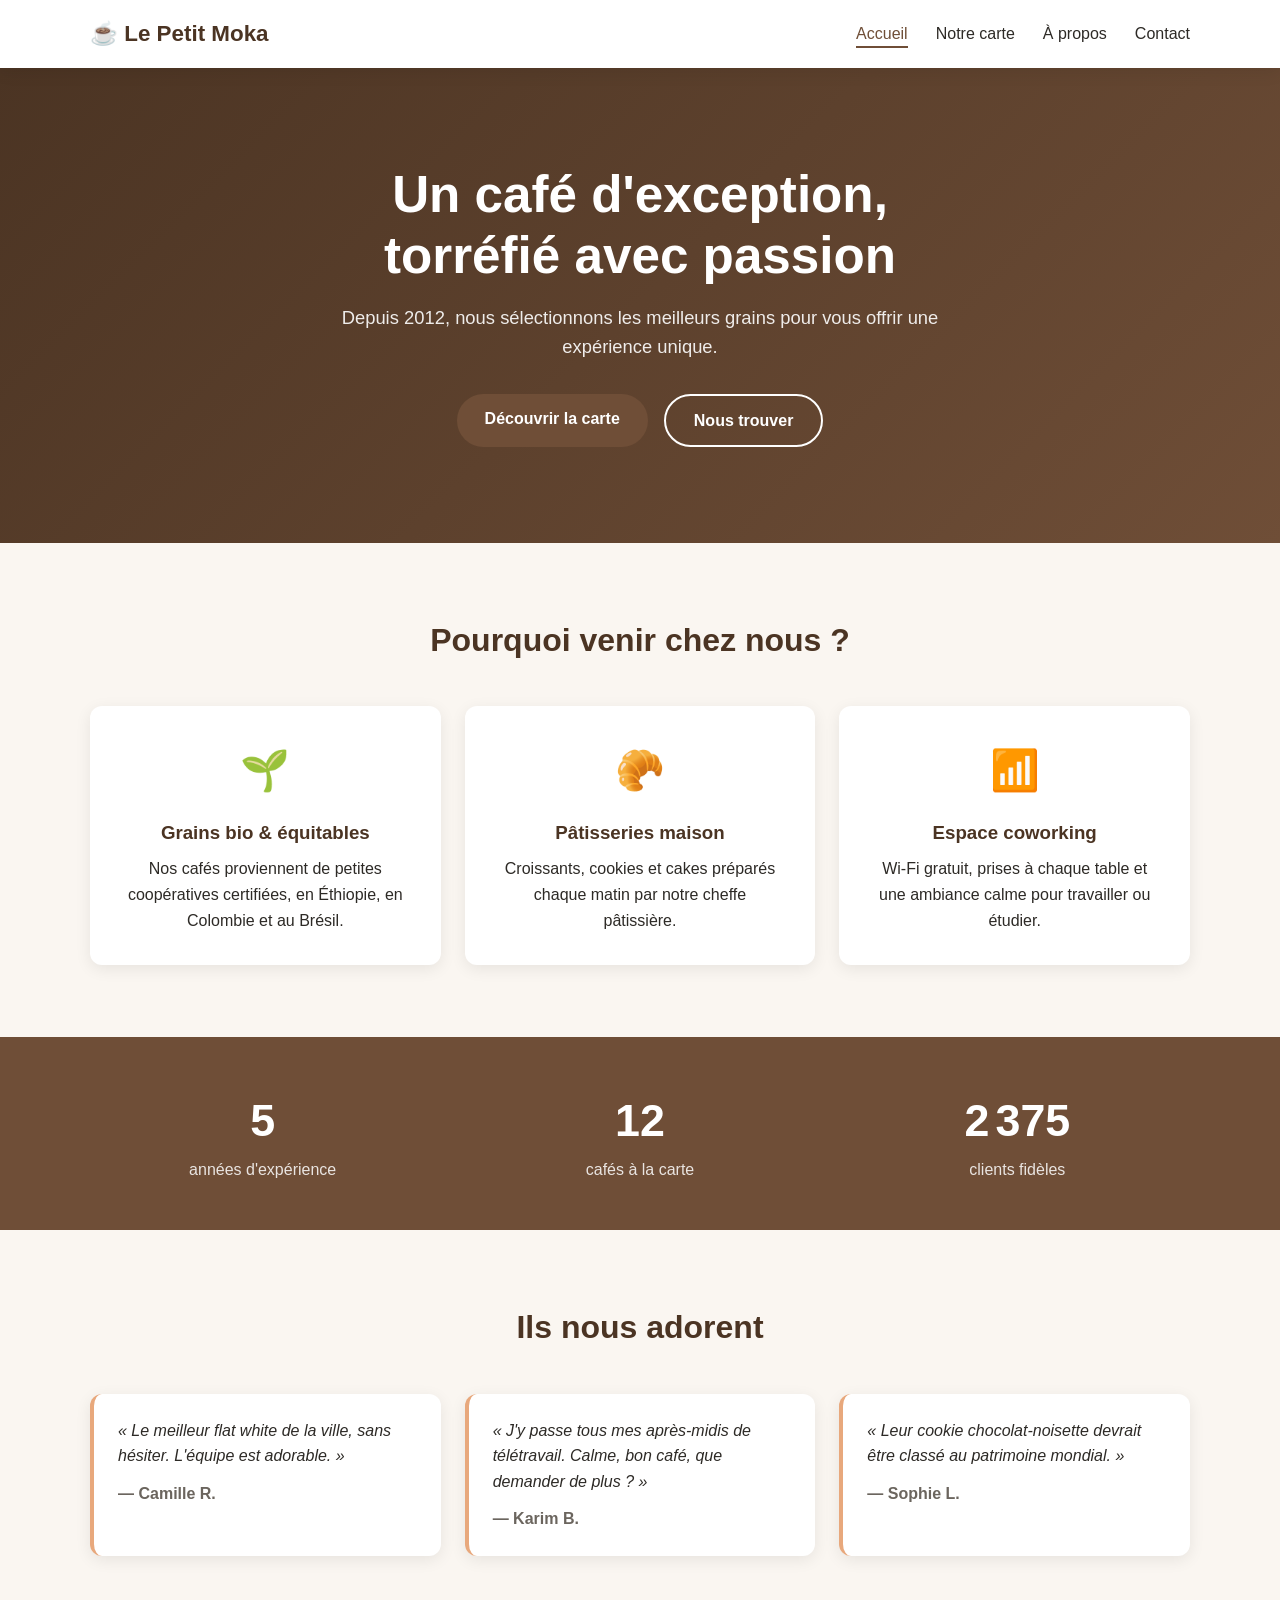
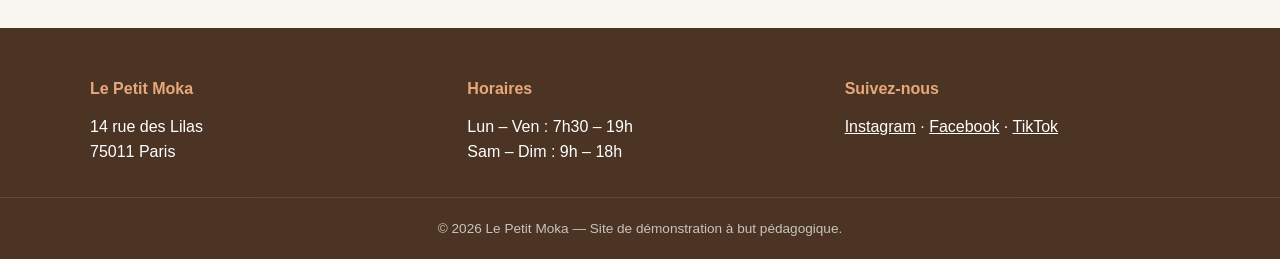
<file: index.html>
<!DOCTYPE html>
<html lang="fr">
<head>
    <meta charset="UTF-8">
    <meta name="viewport" content="width=device-width, initial-scale=1.0">
    <meta name="description" content="Le Petit Moka — café artisanal au cœur de la ville. Découvrez nos cafés de spécialité et pâtisseries maison.">
    <title>Le Petit Moka — Café artisanal</title>
    <link rel="stylesheet" href="css/style.css">
</head>
<body>

    <!-- ===== EN-TÊTE ET NAVIGATION ===== -->
    <header class="site-header">
        <div class="container header-inner">
            <a href="index.html" class="logo">☕ Le Petit Moka</a>

            <!-- Bouton burger (visible uniquement sur mobile) -->
            <button class="burger" id="burger-btn" aria-label="Ouvrir le menu" aria-expanded="false">
                <span></span>
                <span></span>
                <span></span>
            </button>

            <nav class="main-nav" id="main-nav">
                <ul>
                    <li><a href="index.html" class="active">Accueil</a></li>
                    <li><a href="menu.html">Notre carte</a></li>
                    <li><a href="apropos.html">À propos</a></li>
                    <li><a href="contact.html">Contact</a></li>
                </ul>
            </nav>
        </div>
    </header>

    <!-- ===== SECTION HÉRO ===== -->
    <section class="hero">
        <div class="container">
            <h1>Un café d'exception,<br>torréfié avec passion</h1>
            <p class="hero-subtitle">Depuis 2012, nous sélectionnons les meilleurs grains pour vous offrir une expérience unique.</p>
            <div class="hero-actions">
                <a href="menu.html" class="btn btn-primary">Découvrir la carte</a>
                <a href="contact.html" class="btn btn-secondary">Nous trouver</a>
            </div>
        </div>
    </section>

    <!-- ===== POINTS FORTS ===== -->
    <section class="features">
        <div class="container">
            <h2 class="section-title">Pourquoi venir chez nous ?</h2>
            <div class="features-grid">
                <article class="feature-card">
                    <div class="feature-icon">🌱</div>
                    <h3>Grains bio &amp; équitables</h3>
                    <p>Nos cafés proviennent de petites coopératives certifiées, en Éthiopie, en Colombie et au Brésil.</p>
                </article>
                <article class="feature-card">
                    <div class="feature-icon">🥐</div>
                    <h3>Pâtisseries maison</h3>
                    <p>Croissants, cookies et cakes préparés chaque matin par notre cheffe pâtissière.</p>
                </article>
                <article class="feature-card">
                    <div class="feature-icon">📶</div>
                    <h3>Espace coworking</h3>
                    <p>Wi-Fi gratuit, prises à chaque table et une ambiance calme pour travailler ou étudier.</p>
                </article>
            </div>
        </div>
    </section>

    <!-- ===== CHIFFRES CLÉS ===== -->
    <section class="stats">
        <div class="container stats-grid">
            <div class="stat">
                <span class="stat-number" data-target="12">0</span>
                <span class="stat-label">années d'expérience</span>
            </div>
            <div class="stat">
                <span class="stat-number" data-target="25">0</span>
                <span class="stat-label">cafés à la carte</span>
            </div>
            <div class="stat">
                <span class="stat-number" data-target="4800">0</span>
                <span class="stat-label">clients fidèles</span>
            </div>
        </div>
    </section>

    <!-- ===== TÉMOIGNAGES ===== -->
    <section class="testimonials">
        <div class="container">
            <h2 class="section-title">Ils nous adorent</h2>
            <div class="testimonials-grid">
                <blockquote class="testimonial">
                    <p>« Le meilleur flat white de la ville, sans hésiter. L'équipe est adorable. »</p>
                    <footer>— Camille R.</footer>
                </blockquote>
                <blockquote class="testimonial">
                    <p>« J'y passe tous mes après-midis de télétravail. Calme, bon café, que demander de plus ? »</p>
                    <footer>— Karim B.</footer>
                </blockquote>
                <blockquote class="testimonial">
                    <p>« Leur cookie chocolat-noisette devrait être classé au patrimoine mondial. »</p>
                    <footer>— Sophie L.</footer>
                </blockquote>
            </div>
        </div>
    </section>

    <!-- ===== PIED DE PAGE ===== -->
    <footer class="site-footer">
        <div class="container footer-grid">
            <div>
                <h4>Le Petit Moka</h4>
                <p>14 rue des Lilas<br>75011 Paris</p>
            </div>
            <div>
                <h4>Horaires</h4>
                <p>Lun – Ven : 7h30 – 19h<br>Sam – Dim : 9h – 18h</p>
            </div>
            <div>
                <h4>Suivez-nous</h4>
                <p>
                    <a href="#">Instagram</a> ·
                    <a href="#">Facebook</a> ·
                    <a href="#">TikTok</a>
                </p>
            </div>
        </div>
        <div class="footer-bottom">
            <p>&copy; 2026 Le Petit Moka — Site de démonstration à but pédagogique.</p>
        </div>
    </footer>

    <script src="js/script.js"></script>
</body>
</html>
</file>
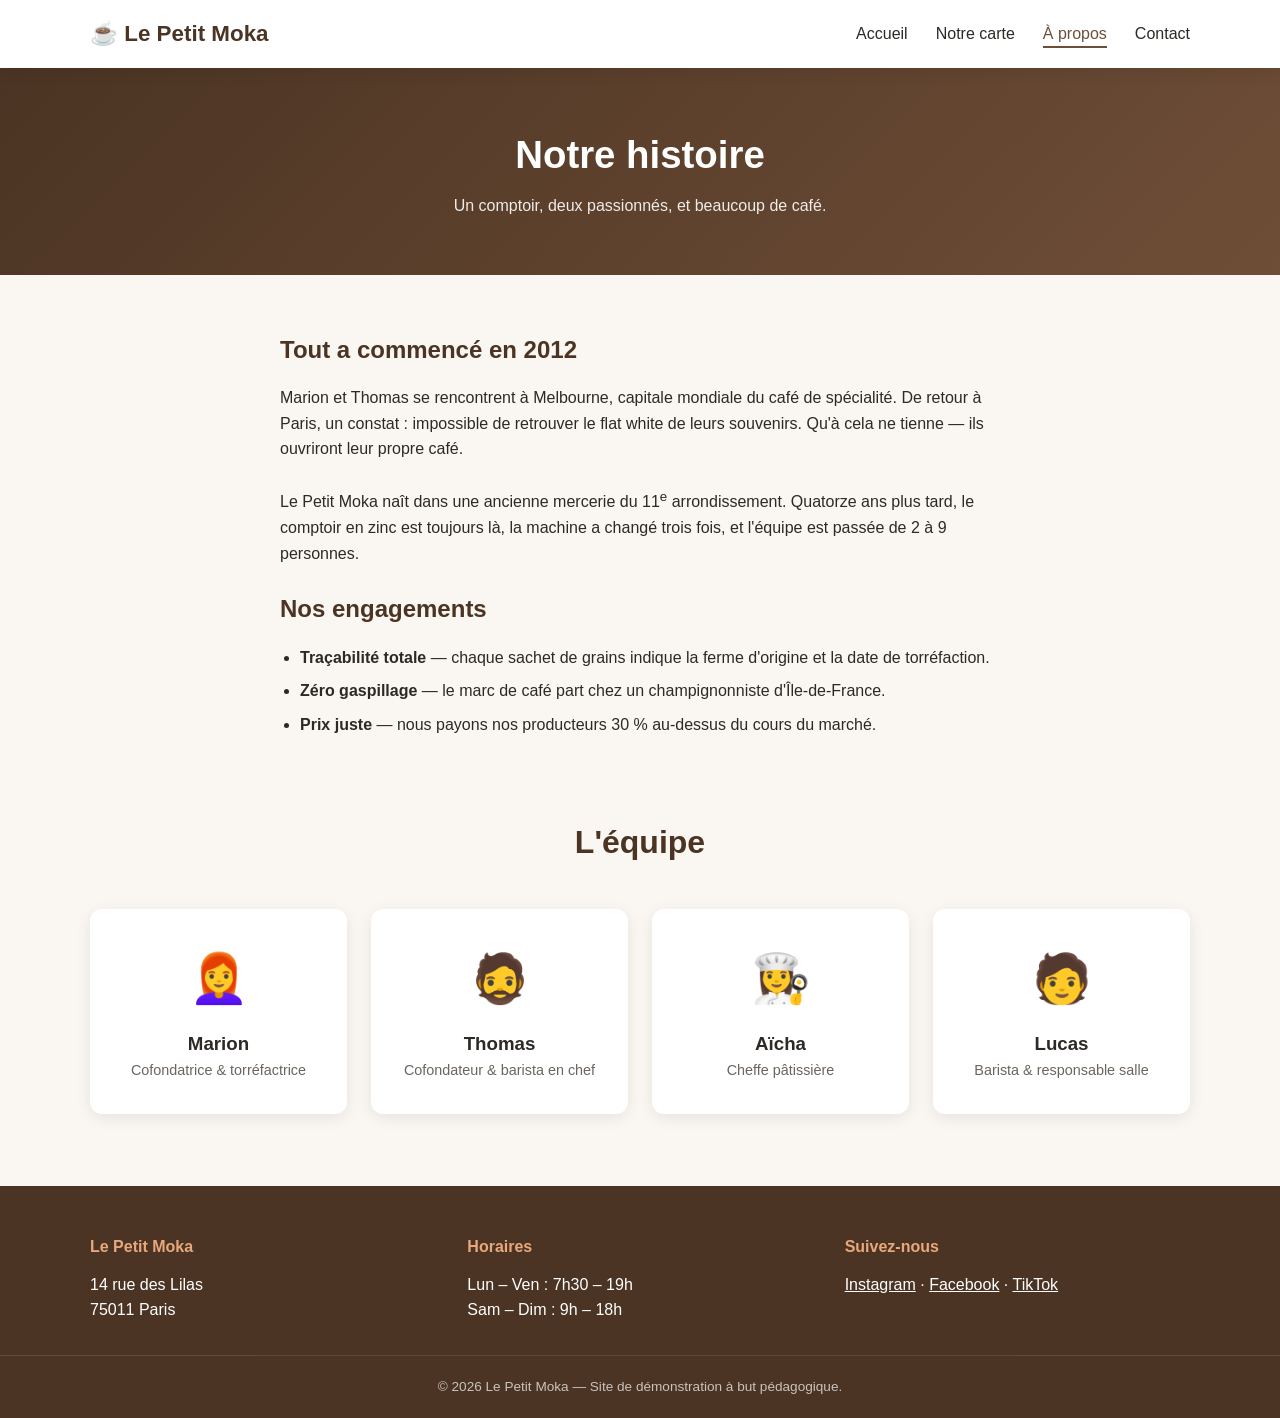
<file: apropos.html>
<!DOCTYPE html>
<html lang="fr">
<head>
    <meta charset="UTF-8">
    <meta name="viewport" content="width=device-width, initial-scale=1.0">
    <meta name="description" content="L'histoire du Petit Moka et l'équipe qui fait vivre le café depuis 2012.">
    <title>À propos — Le Petit Moka</title>
    <link rel="stylesheet" href="css/style.css">
</head>
<body>

    <header class="site-header">
        <div class="container header-inner">
            <a href="index.html" class="logo">☕ Le Petit Moka</a>
            <button class="burger" id="burger-btn" aria-label="Ouvrir le menu" aria-expanded="false">
                <span></span><span></span><span></span>
            </button>
            <nav class="main-nav" id="main-nav">
                <ul>
                    <li><a href="index.html">Accueil</a></li>
                    <li><a href="menu.html">Notre carte</a></li>
                    <li><a href="apropos.html" class="active">À propos</a></li>
                    <li><a href="contact.html">Contact</a></li>
                </ul>
            </nav>
        </div>
    </header>

    <section class="page-header">
        <div class="container">
            <h1>Notre histoire</h1>
            <p>Un comptoir, deux passionnés, et beaucoup de café.</p>
        </div>
    </section>

    <section class="story">
        <div class="container story-content">
            <h2>Tout a commencé en 2012</h2>
            <p>
                Marion et Thomas se rencontrent à Melbourne, capitale mondiale du café de spécialité.
                De retour à Paris, un constat : impossible de retrouver le flat white de leurs souvenirs.
                Qu'à cela ne tienne — ils ouvriront leur propre café.
            </p>
            <p>
                Le Petit Moka naît dans une ancienne mercerie du 11<sup>e</sup> arrondissement.
                Quatorze ans plus tard, le comptoir en zinc est toujours là, la machine a changé trois fois,
                et l'équipe est passée de 2 à 9 personnes.
            </p>

            <h2>Nos engagements</h2>
            <ul class="commitments">
                <li><strong>Traçabilité totale</strong> — chaque sachet de grains indique la ferme d'origine et la date de torréfaction.</li>
                <li><strong>Zéro gaspillage</strong> — le marc de café part chez un champignonniste d'Île-de-France.</li>
                <li><strong>Prix juste</strong> — nous payons nos producteurs 30 % au-dessus du cours du marché.</li>
            </ul>
        </div>
    </section>

    <section class="team">
        <div class="container">
            <h2 class="section-title">L'équipe</h2>
            <div class="team-grid">
                <article class="team-card">
                    <div class="team-avatar">👩‍🦰</div>
                    <h3>Marion</h3>
                    <p class="team-role">Cofondatrice &amp; torréfactrice</p>
                </article>
                <article class="team-card">
                    <div class="team-avatar">🧔</div>
                    <h3>Thomas</h3>
                    <p class="team-role">Cofondateur &amp; barista en chef</p>
                </article>
                <article class="team-card">
                    <div class="team-avatar">👩‍🍳</div>
                    <h3>Aïcha</h3>
                    <p class="team-role">Cheffe pâtissière</p>
                </article>
                <article class="team-card">
                    <div class="team-avatar">🧑</div>
                    <h3>Lucas</h3>
                    <p class="team-role">Barista &amp; responsable salle</p>
                </article>
            </div>
        </div>
    </section>

    <footer class="site-footer">
        <div class="container footer-grid">
            <div>
                <h4>Le Petit Moka</h4>
                <p>14 rue des Lilas<br>75011 Paris</p>
            </div>
            <div>
                <h4>Horaires</h4>
                <p>Lun – Ven : 7h30 – 19h<br>Sam – Dim : 9h – 18h</p>
            </div>
            <div>
                <h4>Suivez-nous</h4>
                <p>
                    <a href="#">Instagram</a> ·
                    <a href="#">Facebook</a> ·
                    <a href="#">TikTok</a>
                </p>
            </div>
        </div>
        <div class="footer-bottom">
            <p>&copy; 2026 Le Petit Moka — Site de démonstration à but pédagogique.</p>
        </div>
    </footer>

    <script src="js/script.js"></script>
</body>
</html>
</file>
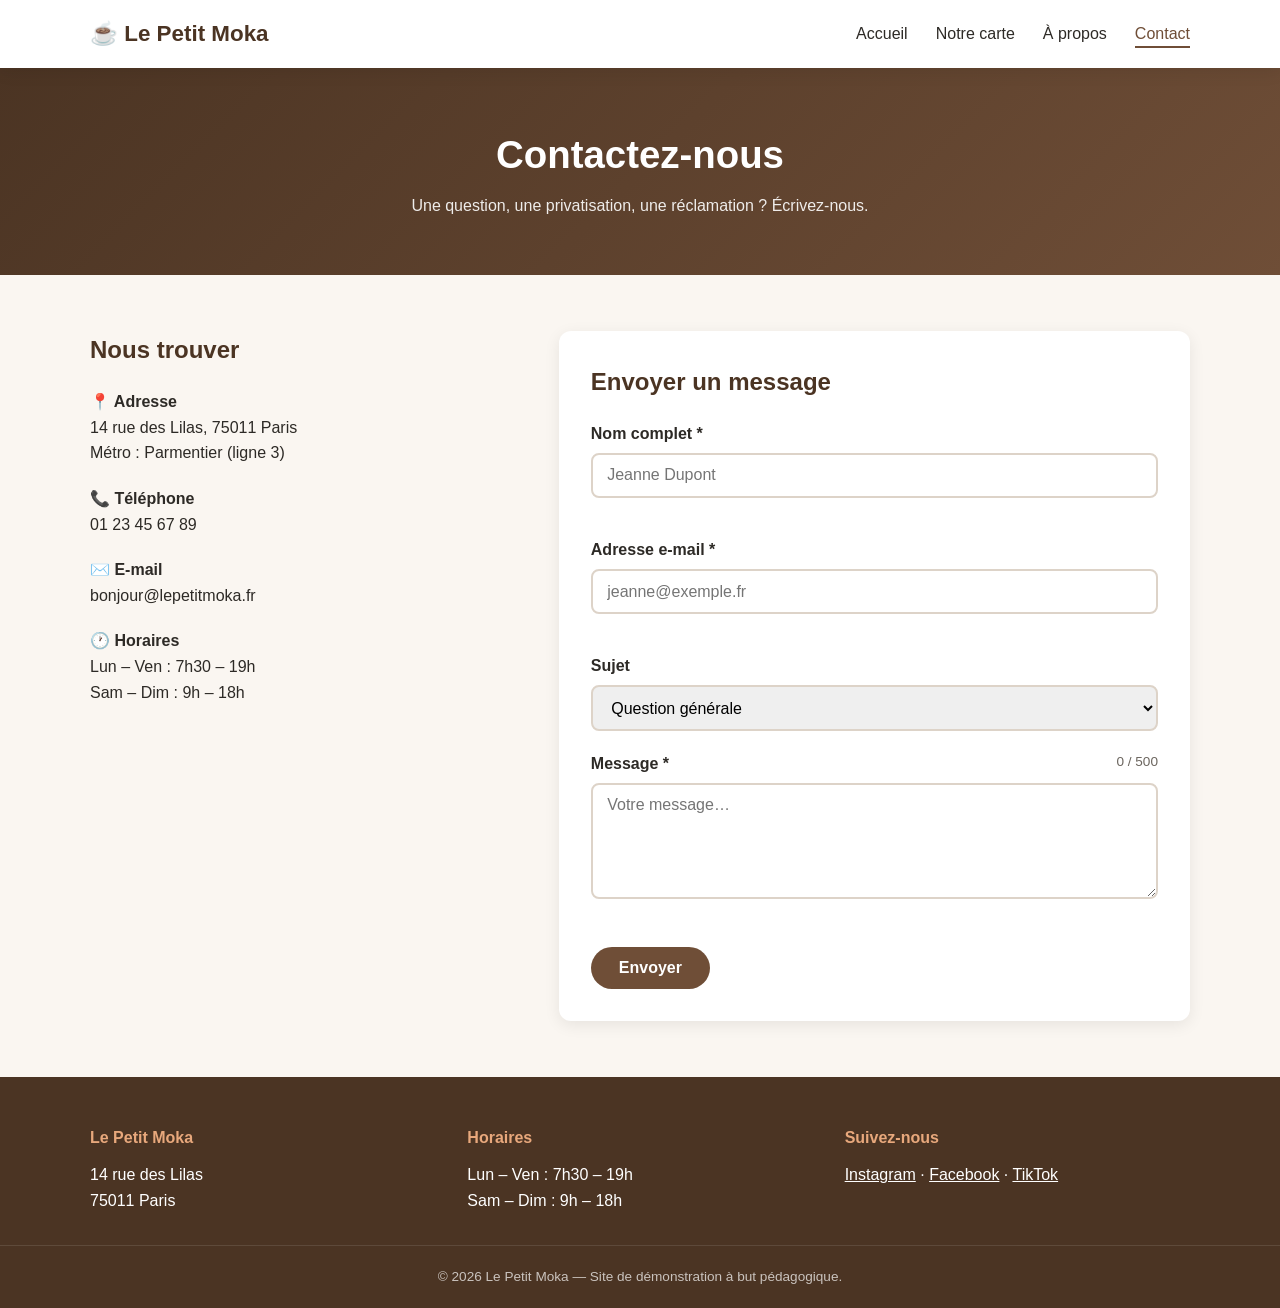
<file: contact.html>
<!DOCTYPE html>
<html lang="fr">
<head>
    <meta charset="UTF-8">
    <meta name="viewport" content="width=device-width, initial-scale=1.0">
    <meta name="description" content="Contactez Le Petit Moka : adresse, horaires et formulaire de contact.">
    <title>Contact — Le Petit Moka</title>
    <link rel="stylesheet" href="css/style.css">
</head>
<body>

    <header class="site-header">
        <div class="container header-inner">
            <a href="index.html" class="logo">☕ Le Petit Moka</a>
            <button class="burger" id="burger-btn" aria-label="Ouvrir le menu" aria-expanded="false">
                <span></span><span></span><span></span>
            </button>
            <nav class="main-nav" id="main-nav">
                <ul>
                    <li><a href="index.html">Accueil</a></li>
                    <li><a href="menu.html">Notre carte</a></li>
                    <li><a href="apropos.html">À propos</a></li>
                    <li><a href="contact.html" class="active">Contact</a></li>
                </ul>
            </nav>
        </div>
    </header>

    <section class="page-header">
        <div class="container">
            <h1>Contactez-nous</h1>
            <p>Une question, une privatisation, une réclamation ? Écrivez-nous.</p>
        </div>
    </section>

    <section class="contact-section">
        <div class="container contact-grid">

            <!-- Coordonnées -->
            <div class="contact-info">
                <h2>Nous trouver</h2>
                <p>
                    <strong>📍 Adresse</strong><br>
                    14 rue des Lilas, 75011 Paris<br>
                    Métro : Parmentier (ligne 3)
                </p>
                <p>
                    <strong>📞 Téléphone</strong><br>
                    01 23 45 67 89
                </p>
                <p>
                    <strong>✉️ E-mail</strong><br>
                    bonjour@lepetitmoka.fr
                </p>
                <p>
                    <strong>🕐 Horaires</strong><br>
                    Lun – Ven : 7h30 – 19h<br>
                    Sam – Dim : 9h – 18h
                </p>
            </div>

            <!-- Formulaire avec validation JavaScript -->
            <form class="contact-form" id="contact-form" novalidate>
                <h2>Envoyer un message</h2>

                <div class="form-group">
                    <label for="name">Nom complet *</label>
                    <input type="text" id="name" name="name" placeholder="Jeanne Dupont" required>
                    <span class="error-message" id="error-name"></span>
                </div>

                <div class="form-group">
                    <label for="email">Adresse e-mail *</label>
                    <input type="email" id="email" name="email" placeholder="jeanne@exemple.fr" required>
                    <span class="error-message" id="error-email"></span>
                </div>

                <div class="form-group">
                    <label for="subject">Sujet</label>
                    <select id="subject" name="subject">
                        <option value="question">Question générale</option>
                        <option value="privatisation">Privatisation / événement</option>
                        <option value="presse">Demande presse</option>
                        <option value="autre">Autre</option>
                    </select>
                </div>

                <div class="form-group">
                    <label for="message">Message * <span class="char-count" id="char-count">0 / 500</span></label>
                    <textarea id="message" name="message" rows="5" maxlength="500" placeholder="Votre message…" required></textarea>
                    <span class="error-message" id="error-message"></span>
                </div>

                <button type="submit" class="btn btn-primary">Envoyer</button>

                <!-- Message de confirmation affiché par le JS après envoi -->
                <p class="form-success" id="form-success" hidden>
                    ✅ Merci ! Votre message a bien été envoyé. Nous vous répondrons sous 48 h.
                </p>
            </form>
        </div>
    </section>

    <footer class="site-footer">
        <div class="container footer-grid">
            <div>
                <h4>Le Petit Moka</h4>
                <p>14 rue des Lilas<br>75011 Paris</p>
            </div>
            <div>
                <h4>Horaires</h4>
                <p>Lun – Ven : 7h30 – 19h<br>Sam – Dim : 9h – 18h</p>
            </div>
            <div>
                <h4>Suivez-nous</h4>
                <p>
                    <a href="#">Instagram</a> ·
                    <a href="#">Facebook</a> ·
                    <a href="#">TikTok</a>
                </p>
            </div>
        </div>
        <div class="footer-bottom">
            <p>&copy; 2026 Le Petit Moka — Site de démonstration à but pédagogique.</p>
        </div>
    </footer>

    <script src="js/script.js"></script>
</body>
</html>
</file>
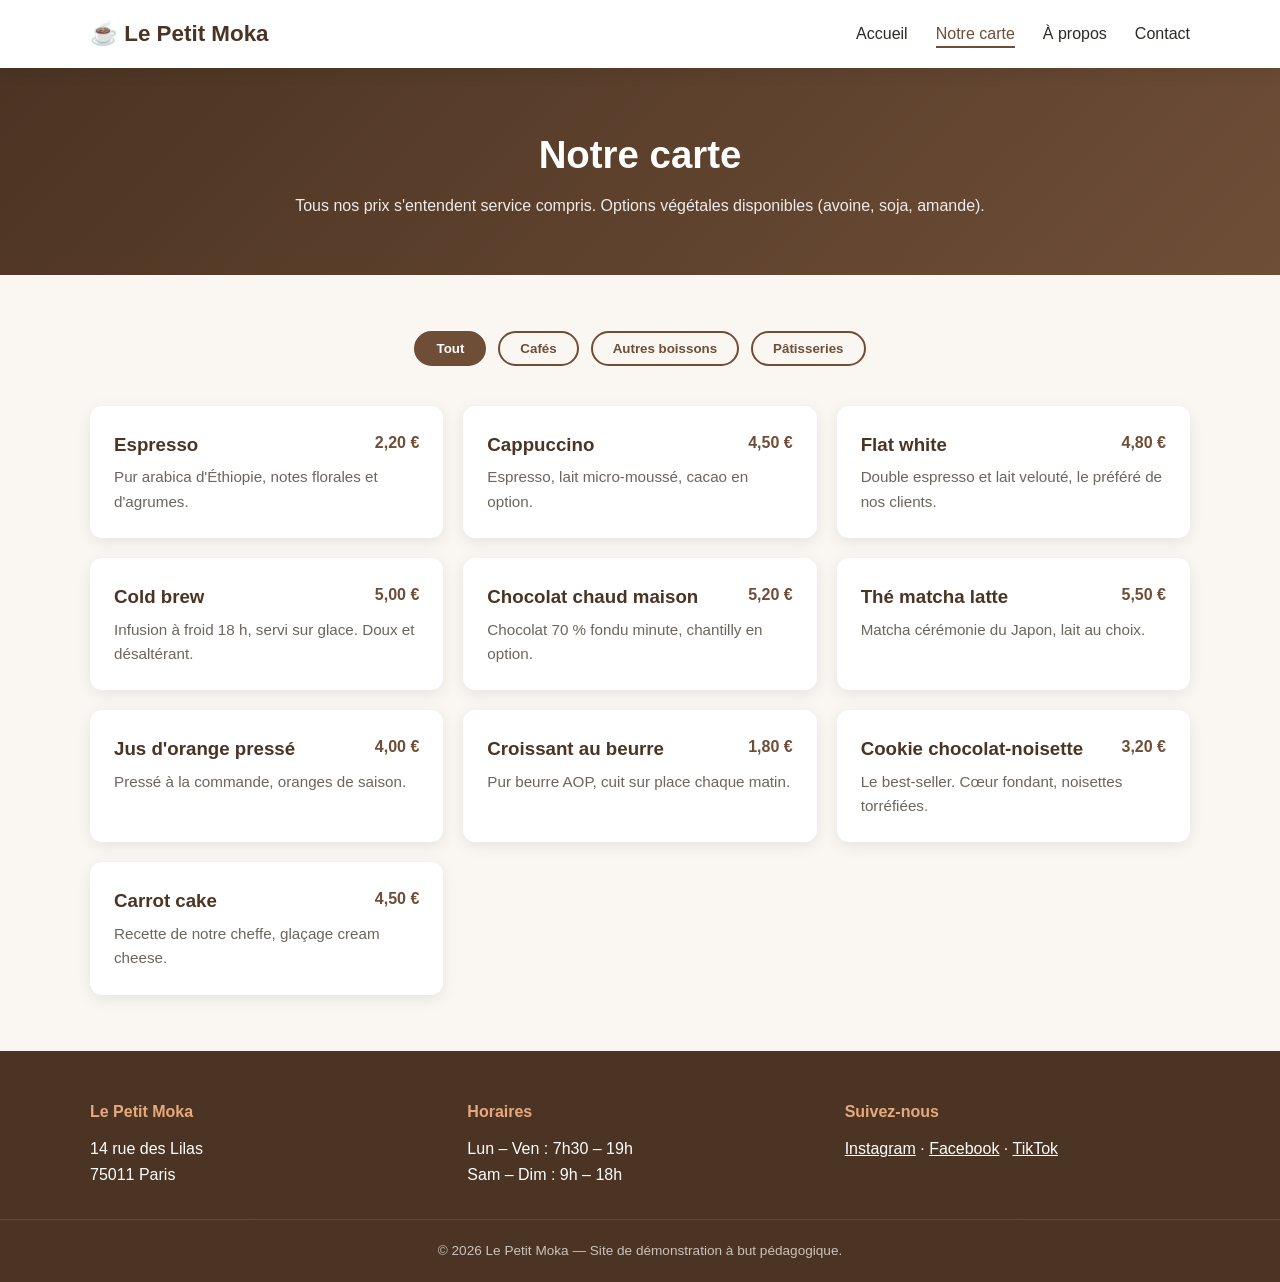
<file: menu.html>
<!DOCTYPE html>
<html lang="fr">
<head>
    <meta charset="UTF-8">
    <meta name="viewport" content="width=device-width, initial-scale=1.0">
    <meta name="description" content="La carte du Petit Moka : cafés de spécialité, boissons gourmandes et pâtisseries maison.">
    <title>Notre carte — Le Petit Moka</title>
    <link rel="stylesheet" href="css/style.css">
</head>
<body>

    <header class="site-header">
        <div class="container header-inner">
            <a href="index.html" class="logo">☕ Le Petit Moka</a>
            <button class="burger" id="burger-btn" aria-label="Ouvrir le menu" aria-expanded="false">
                <span></span><span></span><span></span>
            </button>
            <nav class="main-nav" id="main-nav">
                <ul>
                    <li><a href="index.html">Accueil</a></li>
                    <li><a href="menu.html" class="active">Notre carte</a></li>
                    <li><a href="apropos.html">À propos</a></li>
                    <li><a href="contact.html">Contact</a></li>
                </ul>
            </nav>
        </div>
    </header>

    <section class="page-header">
        <div class="container">
            <h1>Notre carte</h1>
            <p>Tous nos prix s'entendent service compris. Options végétales disponibles (avoine, soja, amande).</p>
        </div>
    </section>

    <section class="menu-section">
        <div class="container">

            <!-- Filtres de catégorie (gérés en JavaScript) -->
            <div class="menu-filters" id="menu-filters">
                <button class="filter-btn active" data-filter="all">Tout</button>
                <button class="filter-btn" data-filter="cafe">Cafés</button>
                <button class="filter-btn" data-filter="boisson">Autres boissons</button>
                <button class="filter-btn" data-filter="patisserie">Pâtisseries</button>
            </div>

            <div class="menu-grid" id="menu-grid">
                <article class="menu-item" data-category="cafe">
                    <h3>Espresso</h3>
                    <p class="menu-desc">Pur arabica d'Éthiopie, notes florales et d'agrumes.</p>
                    <span class="menu-price">2,20 €</span>
                </article>
                <article class="menu-item" data-category="cafe">
                    <h3>Cappuccino</h3>
                    <p class="menu-desc">Espresso, lait micro-moussé, cacao en option.</p>
                    <span class="menu-price">4,50 €</span>
                </article>
                <article class="menu-item" data-category="cafe">
                    <h3>Flat white</h3>
                    <p class="menu-desc">Double espresso et lait velouté, le préféré de nos clients.</p>
                    <span class="menu-price">4,80 €</span>
                </article>
                <article class="menu-item" data-category="cafe">
                    <h3>Cold brew</h3>
                    <p class="menu-desc">Infusion à froid 18 h, servi sur glace. Doux et désaltérant.</p>
                    <span class="menu-price">5,00 €</span>
                </article>
                <article class="menu-item" data-category="boisson">
                    <h3>Chocolat chaud maison</h3>
                    <p class="menu-desc">Chocolat 70 % fondu minute, chantilly en option.</p>
                    <span class="menu-price">5,20 €</span>
                </article>
                <article class="menu-item" data-category="boisson">
                    <h3>Thé matcha latte</h3>
                    <p class="menu-desc">Matcha cérémonie du Japon, lait au choix.</p>
                    <span class="menu-price">5,50 €</span>
                </article>
                <article class="menu-item" data-category="boisson">
                    <h3>Jus d'orange pressé</h3>
                    <p class="menu-desc">Pressé à la commande, oranges de saison.</p>
                    <span class="menu-price">4,00 €</span>
                </article>
                <article class="menu-item" data-category="patisserie">
                    <h3>Croissant au beurre</h3>
                    <p class="menu-desc">Pur beurre AOP, cuit sur place chaque matin.</p>
                    <span class="menu-price">1,80 €</span>
                </article>
                <article class="menu-item" data-category="patisserie">
                    <h3>Cookie chocolat-noisette</h3>
                    <p class="menu-desc">Le best-seller. Cœur fondant, noisettes torréfiées.</p>
                    <span class="menu-price">3,20 €</span>
                </article>
                <article class="menu-item" data-category="patisserie">
                    <h3>Carrot cake</h3>
                    <p class="menu-desc">Recette de notre cheffe, glaçage cream cheese.</p>
                    <span class="menu-price">4,50 €</span>
                </article>
            </div>
        </div>
    </section>

    <footer class="site-footer">
        <div class="container footer-grid">
            <div>
                <h4>Le Petit Moka</h4>
                <p>14 rue des Lilas<br>75011 Paris</p>
            </div>
            <div>
                <h4>Horaires</h4>
                <p>Lun – Ven : 7h30 – 19h<br>Sam – Dim : 9h – 18h</p>
            </div>
            <div>
                <h4>Suivez-nous</h4>
                <p>
                    <a href="#">Instagram</a> ·
                    <a href="#">Facebook</a> ·
                    <a href="#">TikTok</a>
                </p>
            </div>
        </div>
        <div class="footer-bottom">
            <p>&copy; 2026 Le Petit Moka — Site de démonstration à but pédagogique.</p>
        </div>
    </footer>

    <script src="js/script.js"></script>
</body>
</html>
</file>
<file: css/style.css>
/* ==========================================================
   Le Petit Moka — feuille de style principale
   Organisation :
   1. Variables et reset
   2. Composants génériques (boutons, conteneur, titres)
   3. En-tête / navigation
   4. Sections de la page d'accueil
   5. Pages internes (carte, à propos, contact)
   6. Pied de page
   7. Responsive (mobile)
   ========================================================== */

/* ===== 1. Variables et reset ===== */
:root {
    --color-primary: #6f4e37;      /* brun café */
    --color-primary-dark: #4b3423;
    --color-accent: #e8a87c;       /* caramel clair */
    --color-bg: #faf6f1;           /* crème */
    --color-text: #2d2a26;
    --color-text-light: #6b655e;
    --color-white: #ffffff;
    --color-error: #c0392b;
    --color-success: #27ae60;

    --font-main: "Segoe UI", Roboto, Helvetica, Arial, sans-serif;
    --radius: 12px;
    --shadow: 0 4px 16px rgba(0, 0, 0, 0.08);
    --transition: 0.25s ease;
}

* {
    margin: 0;
    padding: 0;
    box-sizing: border-box;
}

html {
    scroll-behavior: smooth;
}

body {
    font-family: var(--font-main);
    color: var(--color-text);
    background-color: var(--color-bg);
    line-height: 1.6;
}

img {
    max-width: 100%;
    display: block;
}

a {
    color: var(--color-primary);
}

/* ===== 2. Composants génériques ===== */
.container {
    width: min(1100px, 92%);
    margin-inline: auto;
}

.section-title {
    text-align: center;
    font-size: 2rem;
    margin-bottom: 2.5rem;
    color: var(--color-primary-dark);
}

.btn {
    display: inline-block;
    padding: 0.75rem 1.75rem;
    border: none;
    border-radius: 999px;
    font-size: 1rem;
    font-weight: 600;
    text-decoration: none;
    cursor: pointer;
    transition: transform var(--transition), box-shadow var(--transition);
}

.btn:hover {
    transform: translateY(-2px);
    box-shadow: var(--shadow);
}

.btn-primary {
    background-color: var(--color-primary);
    color: var(--color-white);
}

.btn-secondary {
    background-color: transparent;
    color: var(--color-white);
    border: 2px solid var(--color-white);
}

/* ===== 3. En-tête / navigation ===== */
.site-header {
    background-color: var(--color-white);
    box-shadow: var(--shadow);
    position: sticky;
    top: 0;
    z-index: 100;
}

.header-inner {
    display: flex;
    align-items: center;
    justify-content: space-between;
    padding-block: 1rem;
}

.logo {
    font-size: 1.4rem;
    font-weight: 700;
    text-decoration: none;
    color: var(--color-primary-dark);
}

.main-nav ul {
    display: flex;
    gap: 1.75rem;
    list-style: none;
}

.main-nav a {
    text-decoration: none;
    color: var(--color-text);
    font-weight: 500;
    padding-bottom: 4px;
    border-bottom: 2px solid transparent;
    transition: color var(--transition), border-color var(--transition);
}

.main-nav a:hover,
.main-nav a.active {
    color: var(--color-primary);
    border-bottom-color: var(--color-primary);
}

/* Bouton burger — caché sur grand écran */
.burger {
    display: none;
    flex-direction: column;
    gap: 5px;
    background: none;
    border: none;
    cursor: pointer;
    padding: 6px;
}

.burger span {
    width: 26px;
    height: 3px;
    background-color: var(--color-primary-dark);
    border-radius: 2px;
    transition: transform var(--transition), opacity var(--transition);
}

/* Animation du burger en croix quand le menu est ouvert */
.burger.open span:nth-child(1) {
    transform: translateY(8px) rotate(45deg);
}
.burger.open span:nth-child(2) {
    opacity: 0;
}
.burger.open span:nth-child(3) {
    transform: translateY(-8px) rotate(-45deg);
}

/* ===== 4. Sections de la page d'accueil ===== */
.hero {
    background: linear-gradient(135deg, var(--color-primary-dark), var(--color-primary));
    color: var(--color-white);
    text-align: center;
    padding: 6rem 0;
}

.hero h1 {
    font-size: clamp(2rem, 5vw, 3.2rem);
    line-height: 1.2;
    margin-bottom: 1rem;
}

.hero-subtitle {
    font-size: 1.15rem;
    opacity: 0.9;
    max-width: 600px;
    margin: 0 auto 2rem;
}

.hero-actions {
    display: flex;
    gap: 1rem;
    justify-content: center;
    flex-wrap: wrap;
}

.features {
    padding: 4.5rem 0;
}

.features-grid {
    display: grid;
    grid-template-columns: repeat(auto-fit, minmax(260px, 1fr));
    gap: 1.5rem;
}

.feature-card {
    background-color: var(--color-white);
    border-radius: var(--radius);
    padding: 2rem;
    text-align: center;
    box-shadow: var(--shadow);
    transition: transform var(--transition);
}

.feature-card:hover {
    transform: translateY(-6px);
}

.feature-icon {
    font-size: 2.5rem;
    margin-bottom: 1rem;
}

.feature-card h3 {
    margin-bottom: 0.5rem;
    color: var(--color-primary-dark);
}

.stats {
    background-color: var(--color-primary);
    color: var(--color-white);
    padding: 3rem 0;
}

.stats-grid {
    display: grid;
    grid-template-columns: repeat(auto-fit, minmax(180px, 1fr));
    gap: 2rem;
    text-align: center;
}

.stat-number {
    display: block;
    font-size: 2.8rem;
    font-weight: 700;
}

.stat-label {
    opacity: 0.85;
}

.testimonials {
    padding: 4.5rem 0;
}

.testimonials-grid {
    display: grid;
    grid-template-columns: repeat(auto-fit, minmax(260px, 1fr));
    gap: 1.5rem;
}

.testimonial {
    background-color: var(--color-white);
    border-left: 4px solid var(--color-accent);
    border-radius: var(--radius);
    padding: 1.5rem;
    box-shadow: var(--shadow);
    font-style: italic;
}

.testimonial footer {
    margin-top: 0.75rem;
    font-style: normal;
    font-weight: 600;
    color: var(--color-text-light);
}

/* ===== 5. Pages internes ===== */
.page-header {
    background: linear-gradient(135deg, var(--color-primary-dark), var(--color-primary));
    color: var(--color-white);
    text-align: center;
    padding: 3.5rem 0;
}

.page-header h1 {
    font-size: 2.4rem;
    margin-bottom: 0.5rem;
}

.page-header p {
    opacity: 0.9;
}

/* --- Page carte --- */
.menu-section {
    padding: 3.5rem 0;
}

.menu-filters {
    display: flex;
    gap: 0.75rem;
    justify-content: center;
    flex-wrap: wrap;
    margin-bottom: 2.5rem;
}

.filter-btn {
    padding: 0.5rem 1.25rem;
    border: 2px solid var(--color-primary);
    border-radius: 999px;
    background: transparent;
    color: var(--color-primary);
    font-weight: 600;
    cursor: pointer;
    transition: background-color var(--transition), color var(--transition);
}

.filter-btn:hover,
.filter-btn.active {
    background-color: var(--color-primary);
    color: var(--color-white);
}

.menu-grid {
    display: grid;
    grid-template-columns: repeat(auto-fill, minmax(280px, 1fr));
    gap: 1.25rem;
}

.menu-item {
    background-color: var(--color-white);
    border-radius: var(--radius);
    padding: 1.5rem;
    box-shadow: var(--shadow);
    position: relative;
}

.menu-item h3 {
    color: var(--color-primary-dark);
    margin-bottom: 0.35rem;
    padding-right: 4.5rem; /* laisse la place au prix */
}

.menu-desc {
    color: var(--color-text-light);
    font-size: 0.95rem;
}

.menu-price {
    position: absolute;
    top: 1.5rem;
    right: 1.5rem;
    font-weight: 700;
    color: var(--color-primary);
}

/* Classe utilisée par le JS pour filtrer */
.menu-item.hidden {
    display: none;
}

/* --- Page à propos --- */
.story {
    padding: 3.5rem 0;
}

.story-content {
    max-width: 720px;
}

.story-content h2 {
    color: var(--color-primary-dark);
    margin-bottom: 1rem;
}

.story-content p,
.story-content ul {
    margin-bottom: 1.5rem;
}

.commitments {
    padding-left: 1.25rem;
}

.commitments li {
    margin-bottom: 0.5rem;
}

.team {
    padding-bottom: 4.5rem;
}

.team-grid {
    display: grid;
    grid-template-columns: repeat(auto-fit, minmax(200px, 1fr));
    gap: 1.5rem;
}

.team-card {
    background-color: var(--color-white);
    border-radius: var(--radius);
    padding: 2rem 1.5rem;
    text-align: center;
    box-shadow: var(--shadow);
}

.team-avatar {
    font-size: 3rem;
    margin-bottom: 0.75rem;
}

.team-role {
    color: var(--color-text-light);
    font-size: 0.9rem;
}

/* --- Page contact --- */
.contact-section {
    padding: 3.5rem 0;
}

.contact-grid {
    display: grid;
    grid-template-columns: 1fr 1.5fr;
    gap: 3rem;
    align-items: start;
}

.contact-info h2,
.contact-form h2 {
    color: var(--color-primary-dark);
    margin-bottom: 1.25rem;
}

.contact-info p {
    margin-bottom: 1.25rem;
}

.contact-form {
    background-color: var(--color-white);
    border-radius: var(--radius);
    padding: 2rem;
    box-shadow: var(--shadow);
}

.form-group {
    margin-bottom: 1.25rem;
}

.form-group label {
    display: block;
    font-weight: 600;
    margin-bottom: 0.4rem;
}

.form-group input,
.form-group select,
.form-group textarea {
    width: 100%;
    padding: 0.7rem 0.9rem;
    border: 2px solid #ddd3c8;
    border-radius: 8px;
    font-family: inherit;
    font-size: 1rem;
    transition: border-color var(--transition);
}

.form-group input:focus,
.form-group select:focus,
.form-group textarea:focus {
    outline: none;
    border-color: var(--color-primary);
}

/* Bordure rouge ajoutée par le JS quand le champ est invalide */
.form-group input.invalid,
.form-group textarea.invalid {
    border-color: var(--color-error);
}

.error-message {
    display: block;
    color: var(--color-error);
    font-size: 0.85rem;
    margin-top: 0.3rem;
    min-height: 1.1em;
}

.char-count {
    float: right;
    font-weight: 400;
    font-size: 0.85rem;
    color: var(--color-text-light);
}

.form-success {
    margin-top: 1rem;
    color: var(--color-success);
    font-weight: 600;
}

/* ===== 6. Pied de page ===== */
.site-footer {
    background-color: var(--color-primary-dark);
    color: var(--color-white);
    margin-top: auto;
}

.footer-grid {
    display: grid;
    grid-template-columns: repeat(auto-fit, minmax(200px, 1fr));
    gap: 2rem;
    padding: 3rem 0 2rem;
}

.footer-grid h4 {
    margin-bottom: 0.75rem;
    color: var(--color-accent);
}

.footer-grid a {
    color: var(--color-white);
}

.footer-bottom {
    border-top: 1px solid rgba(255, 255, 255, 0.15);
    text-align: center;
    padding: 1.25rem 0;
    font-size: 0.85rem;
    opacity: 0.7;
}

/* ===== 7. Responsive (mobile) ===== */
@media (max-width: 768px) {

    /* Le burger devient visible, la nav devient un panneau déroulant */
    .burger {
        display: flex;
    }

    .main-nav {
        position: absolute;
        top: 100%;
        left: 0;
        right: 0;
        background-color: var(--color-white);
        box-shadow: var(--shadow);
        max-height: 0;
        overflow: hidden;
        transition: max-height 0.3s ease;
    }

    .main-nav.open {
        max-height: 300px;
    }

    .main-nav ul {
        flex-direction: column;
        gap: 0;
        padding: 0.5rem 0;
    }

    .main-nav li {
        text-align: center;
    }

    .main-nav a {
        display: block;
        padding: 0.9rem;
        border-bottom: none;
    }

    .hero {
        padding: 4rem 0;
    }

    .contact-grid {
        grid-template-columns: 1fr;
    }
}
</file>
